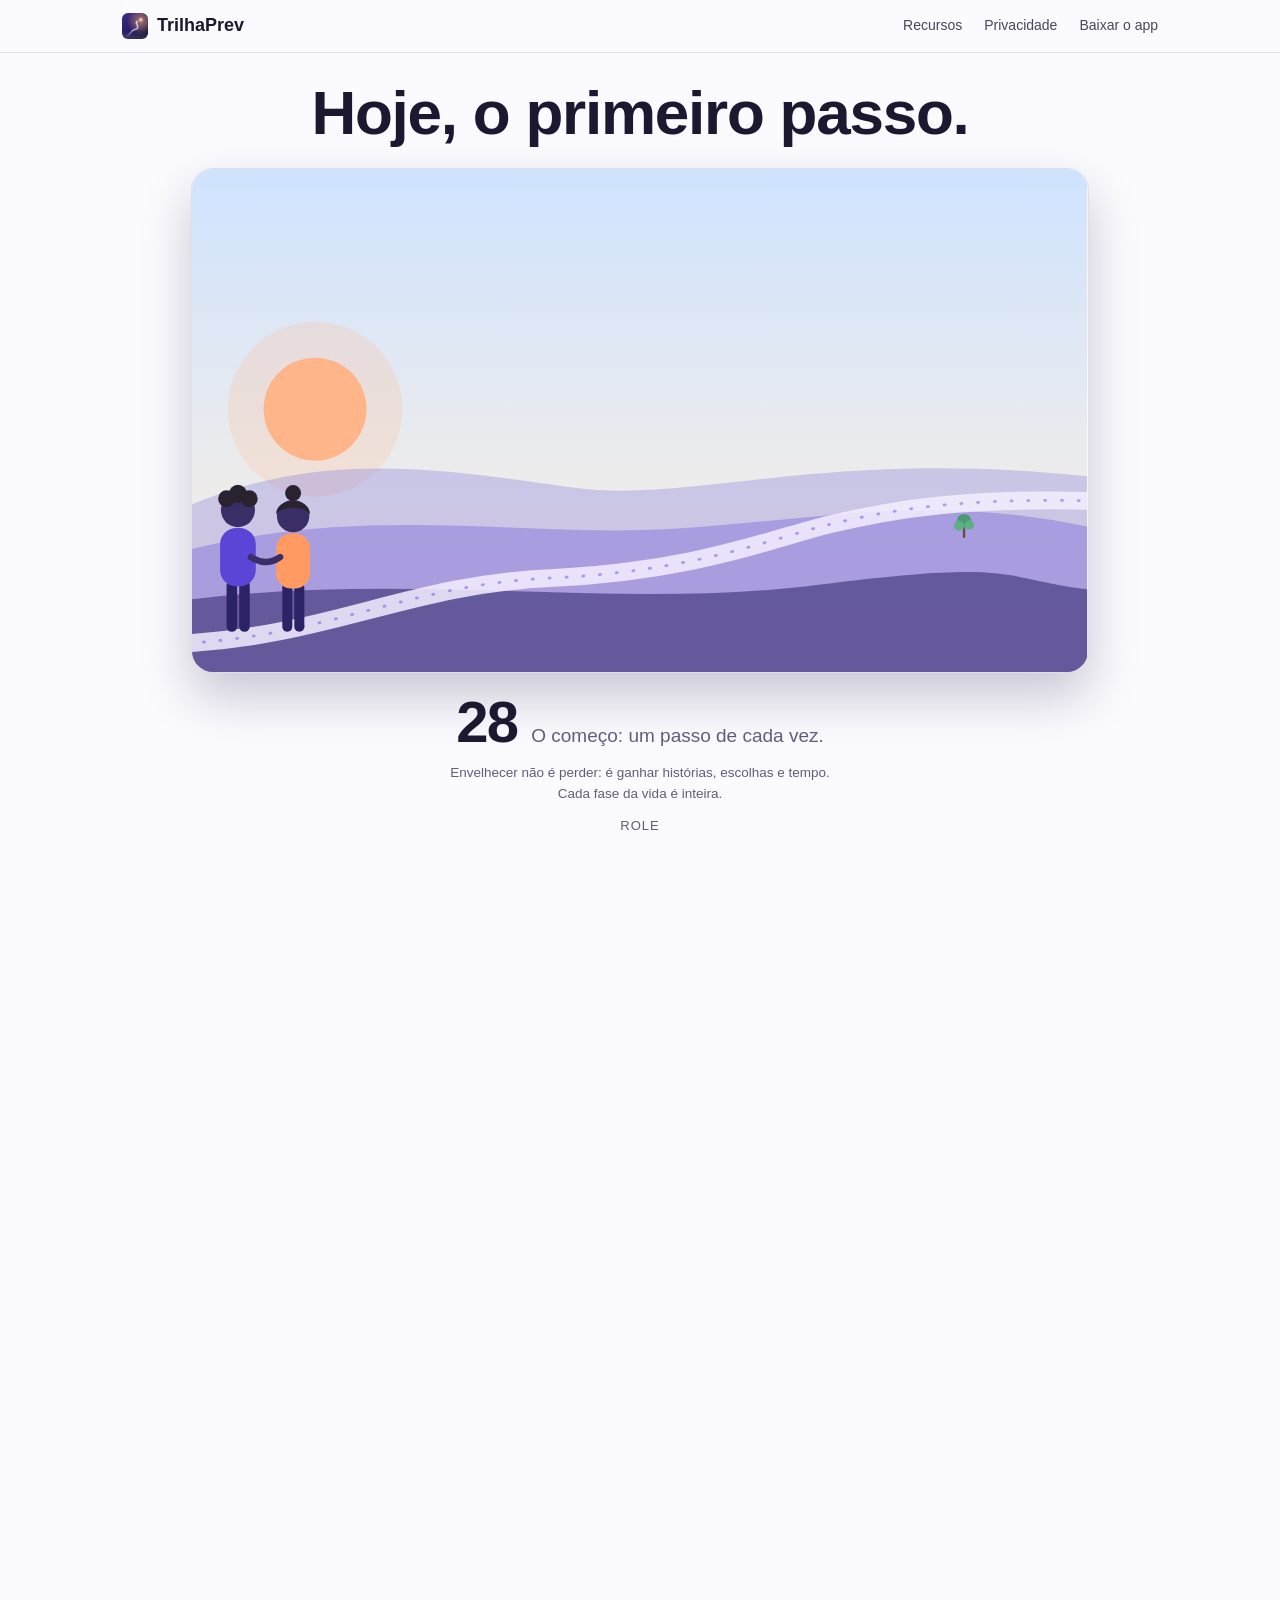
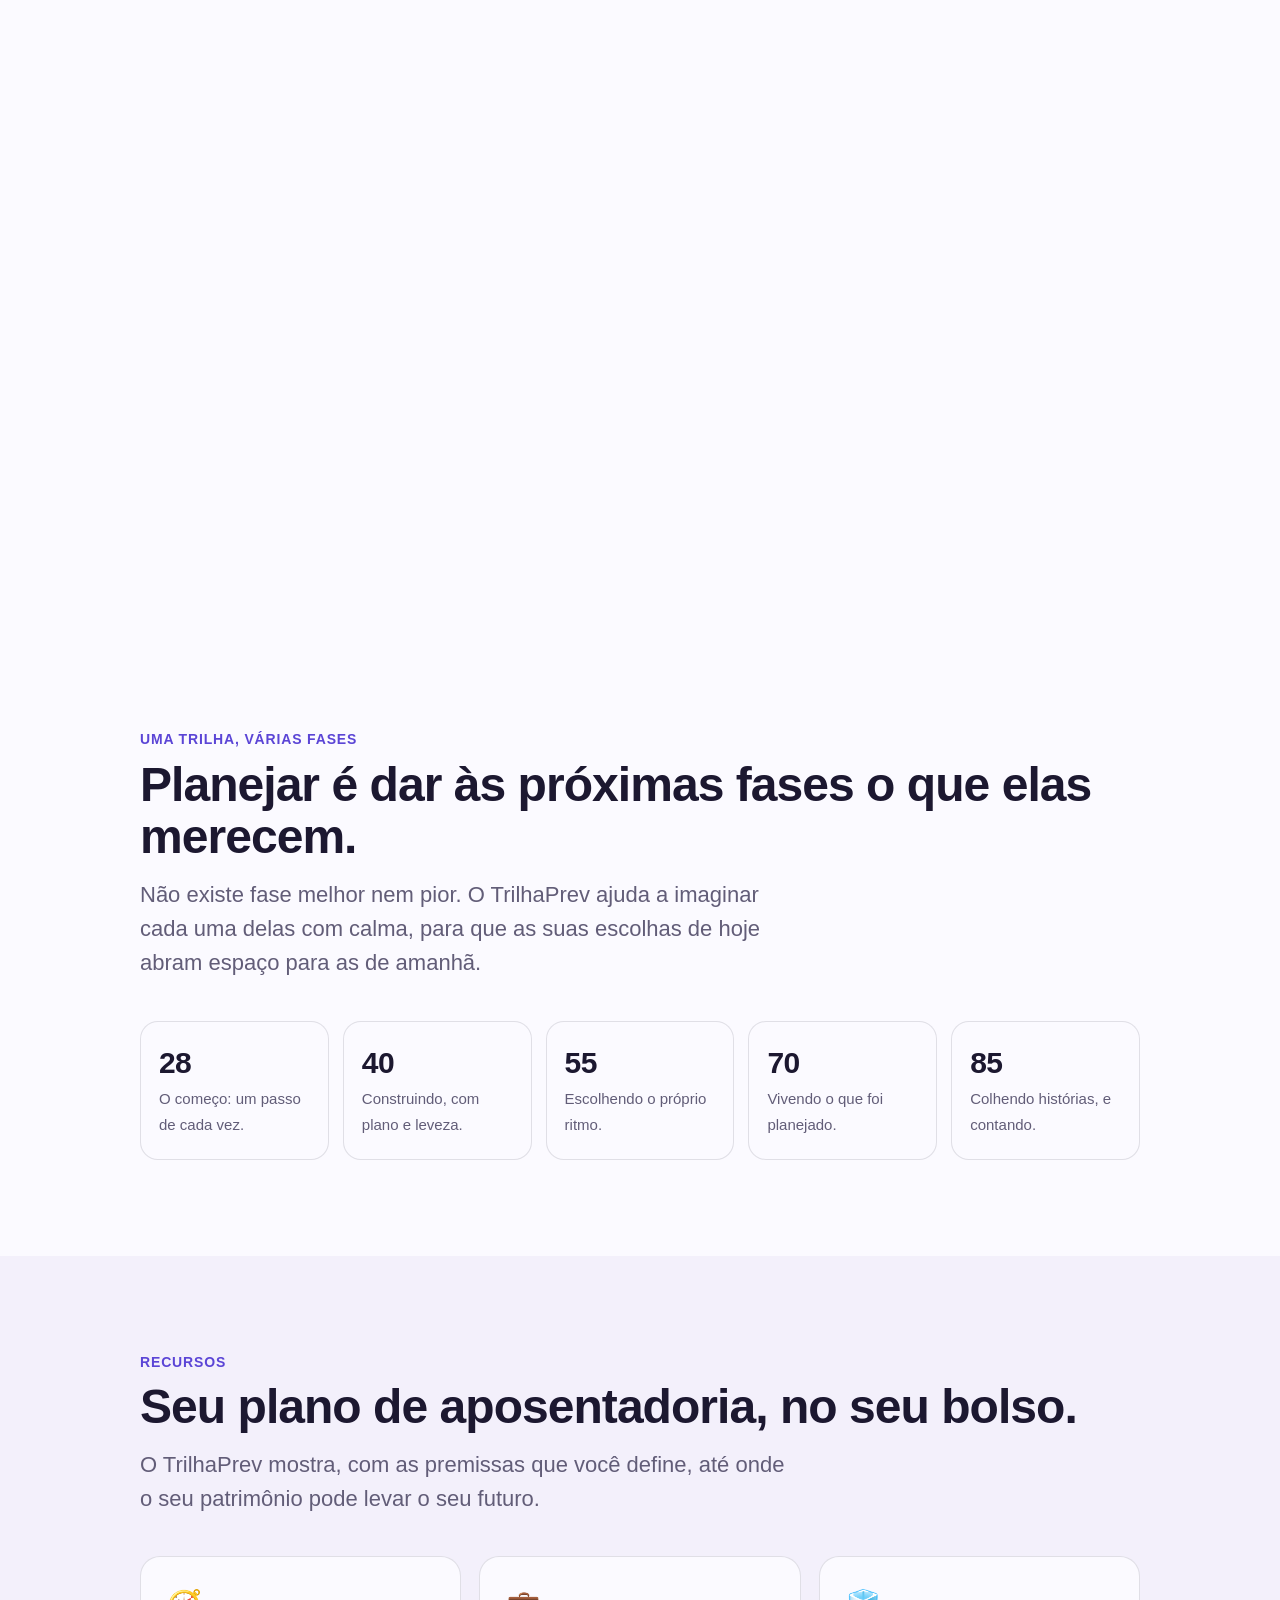
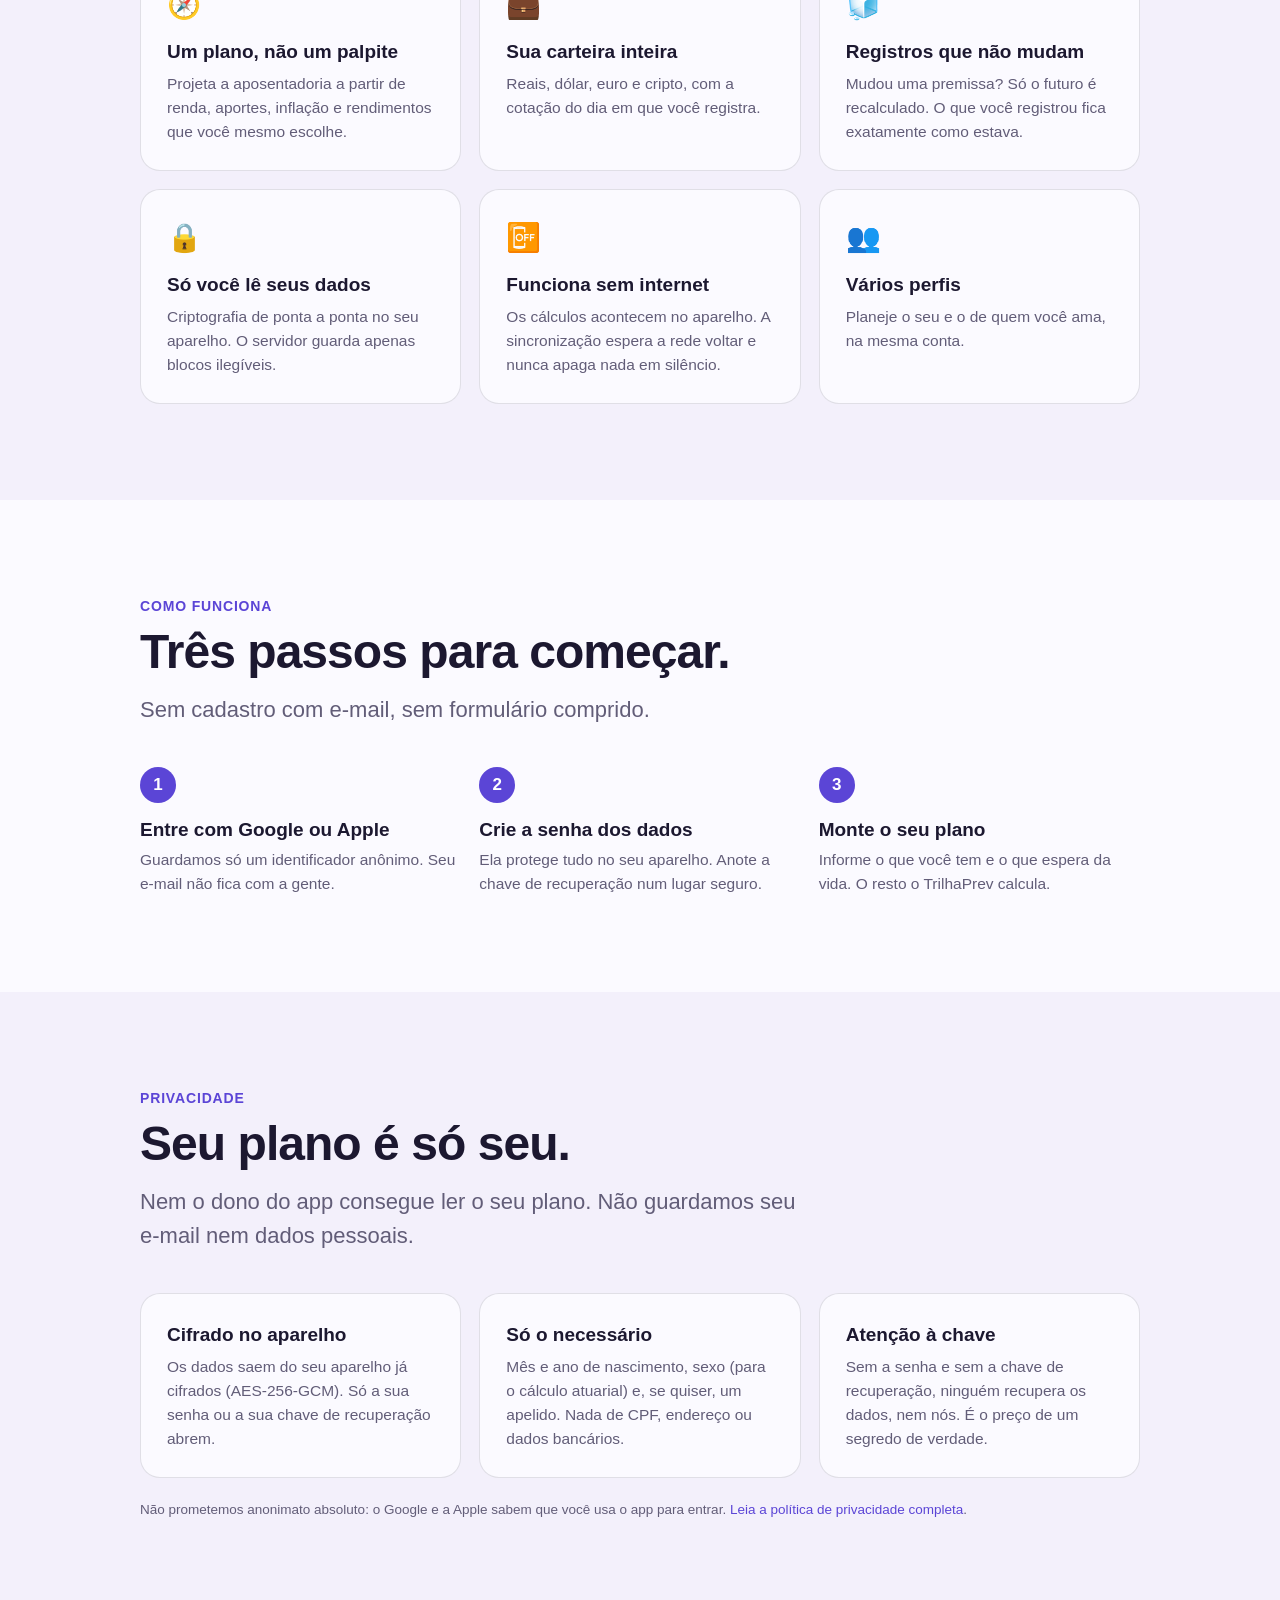
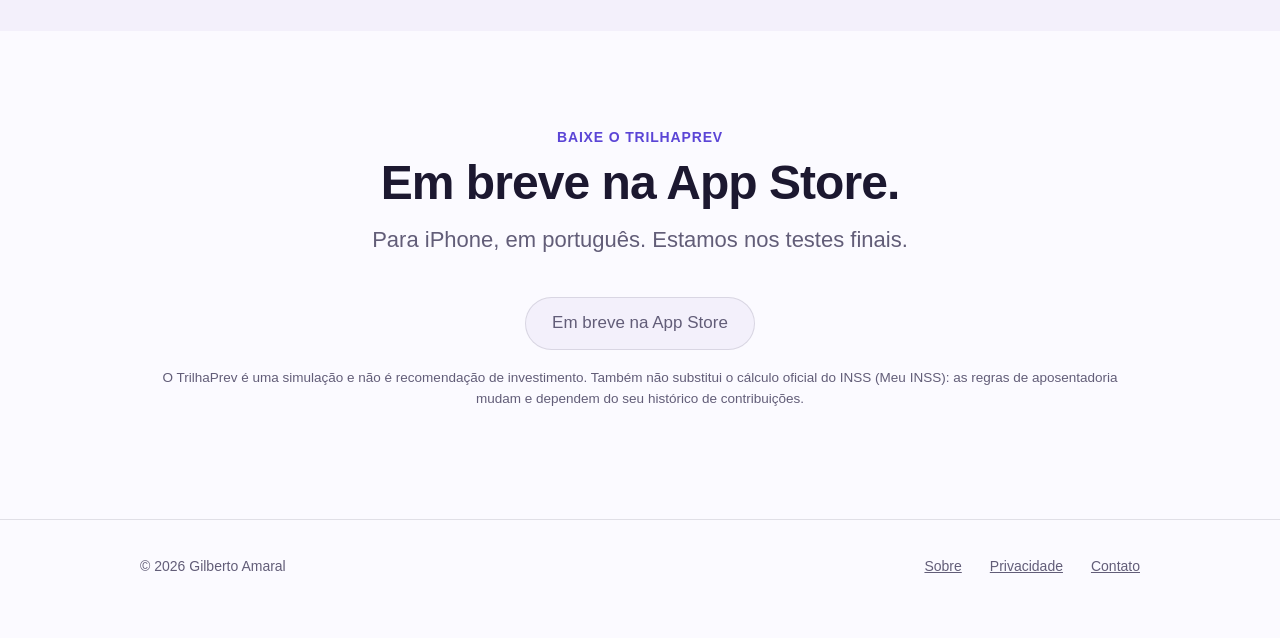
<file: index.html>
<!doctype html>
<html lang="pt-BR">
<head>
<meta charset="utf-8">
<meta name="viewport" content="width=device-width, initial-scale=1">
<title>TrilhaPrev – Simulador de aposentadoria com seus dados só seus</title>
<meta name="description" content="O TrilhaPrev simula a sua aposentadoria no iPhone: carteira, FGTS, renda e premissas. Os cálculos acontecem no seu aparelho e os dados são cifrados de ponta a ponta.">
<link rel="canonical" href="https://trilhaprev.werker.com.br/">
<link rel="icon" type="image/png" sizes="32x32" href="favicon-32.png">
<link rel="apple-touch-icon" href="apple-touch-icon.png">
<meta name="theme-color" content="#14102e">
<meta property="og:type" content="website">
<meta property="og:title" content="TrilhaPrev – Simulador de aposentadoria com seus dados só seus">
<meta property="og:description" content="Planeje a aposentadoria no seu ritmo. Cálculos no seu aparelho, dados cifrados de ponta a ponta.">
<meta property="og:url" content="https://trilhaprev.werker.com.br/">
<meta property="og:image" content="https://trilhaprev.werker.com.br/icon.png">
<meta name="twitter:card" content="summary">
<link rel="stylesheet" href="assets/style.css">
<script type="application/ld+json">
{"@context":"https://schema.org","@type":"SoftwareApplication","name":"TrilhaPrev","applicationCategory":"FinanceApplication","operatingSystem":"iOS","description":"Simulador de aposentadoria para iPhone: carteira, FGTS, renda e premissas, com cálculos no aparelho e dados cifrados de ponta a ponta.","inLanguage":"pt-BR","url":"https://trilhaprev.werker.com.br/","author":{"@type":"Person","name":"Gilberto Amaral"},"offers":{"@type":"Offer","price":"0","priceCurrency":"BRL"}}
</script>
</head>
<body>
<a class="skip" href="#features">Ir para o conteúdo</a>

<header class="topbar"><div class="in">
  <a class="brand" href="./"><img src="icon.png" alt="" width="26" height="26">TrilhaPrev</a>
  <nav aria-label="Principal">
    <a class="hide-sm" href="#features">Recursos</a>
    <a class="hide-sm" href="#privacy">Privacidade</a>
    <a href="#get">Baixar o app</a>
  </nav>
</div></header>

<main>
<section class="scene" id="scene" aria-label="Uma trilha que atravessa a vida: um casal caminha de mãos dadas e a cena passa dos 28 aos 85 anos">
  <div class="sticky">
    <h1 class="lines"><span class="a">Hoje, o primeiro passo.</span><span class="b">Amanhã, <em>liberdade para escolher.</em></span></h1>

    <div class="stage" role="img" aria-label="Duas figuras estilizadas caminham de mãos dadas por uma trilha que sobe em direção ao horizonte. Ao longo da trilha o dia avança, uma árvore cresce e uma casa surge. Elas seguem em pé, ativas e juntas; só o cabelo vai ficando prateado.">
      <svg viewBox="0 0 800 450" preserveAspectRatio="xMidYMid slice" aria-hidden="true" focusable="false">
        <defs>
          <linearGradient id="sky" x1="0" y1="0" x2="0" y2="1">
            <stop offset="0" style="stop-color: var(--sky1)"/>
            <stop offset="1" style="stop-color: var(--sky2)"/>
          </linearGradient>
        </defs>
        <rect width="800" height="450" fill="url(#sky)"/>
        <g id="stars" fill="#fff" opacity="0">
          <circle cx="90" cy="60" r="1.8"/><circle cx="210" cy="110" r="1.4"/><circle cx="330" cy="48" r="1.8"/>
          <circle cx="470" cy="92" r="1.4"/><circle cx="560" cy="40" r="1.6"/><circle cx="660" cy="120" r="1.4"/><circle cx="740" cy="64" r="1.8"/>
        </g>
        <circle id="sun" cx="140" cy="150" r="46" fill="#ffb48a"/>
        <circle id="halo" cx="140" cy="150" r="78" fill="#ffb48a" opacity=".22"/>
        <path d="M0 300 C 120 250, 230 270, 340 285 S 560 250, 800 275 L800 450 L0 450Z" fill="#8f86d9" opacity=".38"/>
        <path d="M0 340 C 160 300, 300 330, 430 322 S 660 290, 800 320 L800 450 L0 450Z" fill="#5b45d6" opacity=".32"/>
        <path d="M0 385 C 200 360, 380 395, 560 372 S 720 366, 800 376 L800 450 L0 450Z" fill="#2c2266" opacity=".55"/>

        <!-- a trilha -->
        <path id="trail" d="M-20 425 C 120 420, 190 372, 320 366 S 520 330, 570 318 S 690 292, 830 298" fill="none" stroke="#f5efff" stroke-opacity=".85" stroke-width="16" stroke-linecap="round"/>
        <path d="M-20 425 C 120 420, 190 372, 320 366 S 520 330, 570 318 S 690 292, 830 298" fill="none" stroke="#5b45d6" stroke-opacity=".45" stroke-width="2.5" stroke-linecap="round" stroke-dasharray="1 14"/>

        <!-- a casa e a árvore: o que vai surgindo no caminho -->
        <g id="house" opacity="0" transform="translate(110 318)">
          <rect x="-26" y="-34" width="52" height="34" rx="3" fill="#fff4e6"/>
          <path d="M-32 -32 L0 -58 L32 -32Z" fill="#ff9a62"/>
          <rect x="-6" y="-20" width="12" height="20" rx="2" fill="#5b45d6"/>
          <rect x="11" y="-26" width="9" height="9" rx="1.5" fill="#ffd9a8"/>
        </g>
        <g id="tree" transform="translate(690 330) scale(.15)">
          <rect x="-7" y="-70" width="14" height="70" rx="5" fill="#6b4a3a"/>
          <circle cx="0" cy="-98" r="44" fill="#4c9a73"/>
          <circle cx="-30" cy="-72" r="30" fill="#5eb084"/>
          <circle cx="32" cy="-76" r="28" fill="#5eb084"/>
        </g>
        <g id="flowers" opacity="0">
          <circle cx="250" cy="396" r="4" fill="#ff9a62"/><circle cx="272" cy="402" r="3.2" fill="#fff"/>
          <circle cx="420" cy="388" r="4" fill="#fff"/><circle cx="446" cy="392" r="3.4" fill="#ff9a62"/>
          <circle cx="620" cy="360" r="3.6" fill="#ff9a62"/><circle cx="648" cy="364" r="3.2" fill="#fff"/>
        </g>

        <!-- o casal: figuras estilizadas, de mãos dadas -->
        <g id="duo" transform="translate(40 420)">
          <g class="fig" transform="translate(-17 0)">
            <rect class="legA" x="-7" y="-32" width="6.5" height="32" rx="3.2" fill="#2c2266"/>
            <rect class="legB" x="0.8" y="-32" width="6.5" height="32" rx="3.2" fill="#2c2266"/>
            <rect x="-11" y="-64" width="22" height="36" rx="10" fill="#5b45d6"/>
            <circle cx="0" cy="-75" r="10.5" fill="#3b2e66"/>
            <g style="fill: var(--hair)">
              <circle cx="-7" cy="-82" r="5.2"/><circle cx="0" cy="-85" r="5.6"/><circle cx="7" cy="-82" r="5.2"/>
            </g>
          </g>
          <g class="fig" transform="translate(17 0) scale(.95)">
            <rect class="legB" x="-7" y="-32" width="6.5" height="32" rx="3.2" fill="#2c2266"/>
            <rect class="legA" x="0.8" y="-32" width="6.5" height="32" rx="3.2" fill="#2c2266"/>
            <rect x="-11" y="-64" width="22" height="36" rx="10" fill="#ff9a62"/>
            <circle cx="0" cy="-75" r="10.5" fill="#3b2e66"/>
            <g style="fill: var(--hair)">
              <path d="M-11 -76 C -11 -88, 11 -88, 11 -76 C 8 -82, -8 -82, -11 -76Z"/>
              <circle cx="0" cy="-90" r="5.2"/>
            </g>
          </g>
          <path d="M -9 -46 Q 0 -40 9 -46" fill="none" stroke="#3b2e66" stroke-width="4" stroke-linecap="round"/>
        </g>
      </svg>
    </div>

    <div class="age" aria-live="off">
      <strong id="age">28</strong>
      <span id="phase">O começo: um passo de cada vez.</span>
    </div>
    <p class="respect">Envelhecer não é perder: é ganhar histórias, escolhas e tempo. Cada fase da vida é inteira.</p>
    <div class="scroll-hint" aria-hidden="true">Role</div>
  </div>
</section>

<section class="block" id="phases">
  <div class="wrap">
    <p class="eyebrow">Uma trilha, várias fases</p>
    <h2>Planejar é dar às próximas fases o que elas merecem.</h2>
    <p class="lead">Não existe fase melhor nem pior. O TrilhaPrev ajuda a imaginar cada uma delas com calma, para que as suas escolhas de hoje abram espaço para as de amanhã.</p>
    <ol class="phases">
      <li><b>28</b><span>O começo: um passo de cada vez.</span></li>
      <li><b>40</b><span>Construindo, com plano e leveza.</span></li>
      <li><b>55</b><span>Escolhendo o próprio ritmo.</span></li>
      <li><b>70</b><span>Vivendo o que foi planejado.</span></li>
      <li><b>85</b><span>Colhendo histórias, e contando.</span></li>
    </ol>
  </div>
</section>

<section class="block alt" id="features">
  <div class="wrap">
    <p class="eyebrow">Recursos</p>
    <h2>Seu plano de aposentadoria, no seu bolso.</h2>
    <p class="lead">O TrilhaPrev mostra, com as premissas que você define, até onde o seu patrimônio pode levar o seu futuro.</p>
    <div class="grid">
      <div class="card"><span class="ico" aria-hidden="true">🧭</span><h3>Um plano, não um palpite</h3><p>Projeta a aposentadoria a partir de renda, aportes, inflação e rendimentos que você mesmo escolhe.</p></div>
      <div class="card"><span class="ico" aria-hidden="true">💼</span><h3>Sua carteira inteira</h3><p>Reais, dólar, euro e cripto, com a cotação do dia em que você registra.</p></div>
      <div class="card"><span class="ico" aria-hidden="true">🧊</span><h3>Registros que não mudam</h3><p>Mudou uma premissa? Só o futuro é recalculado. O que você registrou fica exatamente como estava.</p></div>
      <div class="card"><span class="ico" aria-hidden="true">🔒</span><h3>Só você lê seus dados</h3><p>Criptografia de ponta a ponta no seu aparelho. O servidor guarda apenas blocos ilegíveis.</p></div>
      <div class="card"><span class="ico" aria-hidden="true">📴</span><h3>Funciona sem internet</h3><p>Os cálculos acontecem no aparelho. A sincronização espera a rede voltar e nunca apaga nada em silêncio.</p></div>
      <div class="card"><span class="ico" aria-hidden="true">👥</span><h3>Vários perfis</h3><p>Planeje o seu e o de quem você ama, na mesma conta.</p></div>
    </div>
  </div>
</section>

<section class="block" id="how">
  <div class="wrap">
    <p class="eyebrow">Como funciona</p>
    <h2>Três passos para começar.</h2>
    <p class="lead">Sem cadastro com e-mail, sem formulário comprido.</p>
    <div class="steps">
      <div class="step"><h3>Entre com Google ou Apple</h3><p>Guardamos só um identificador anônimo. Seu e-mail não fica com a gente.</p></div>
      <div class="step"><h3>Crie a senha dos dados</h3><p>Ela protege tudo no seu aparelho. Anote a chave de recuperação num lugar seguro.</p></div>
      <div class="step"><h3>Monte o seu plano</h3><p>Informe o que você tem e o que espera da vida. O resto o TrilhaPrev calcula.</p></div>
    </div>
  </div>
</section>

<section class="block alt" id="privacy">
  <div class="wrap">
    <p class="eyebrow">Privacidade</p>
    <h2>Seu plano é só seu.</h2>
    <p class="lead">Nem o dono do app consegue ler o seu plano. Não guardamos seu e-mail nem dados pessoais.</p>
    <div class="grid">
      <div class="card"><h3>Cifrado no aparelho</h3><p>Os dados saem do seu aparelho já cifrados (AES-256-GCM). Só a sua senha ou a sua chave de recuperação abrem.</p></div>
      <div class="card"><h3>Só o necessário</h3><p>Mês e ano de nascimento, sexo (para o cálculo atuarial) e, se quiser, um apelido. Nada de CPF, endereço ou dados bancários.</p></div>
      <div class="card"><h3>Atenção à chave</h3><p>Sem a senha e sem a chave de recuperação, ninguém recupera os dados, nem nós. É o preço de um segredo de verdade.</p></div>
    </div>
    <p class="small" style="margin-top:22px">Não prometemos anonimato absoluto: o Google e a Apple sabem que você usa o app para entrar. <a href="privacy.html">Leia a política de privacidade completa</a>.</p>
  </div>
</section>

<section class="block cta" id="get">
  <div class="wrap">
    <p class="eyebrow">Baixe o TrilhaPrev</p>
    <h2>Em breve na App Store.</h2>
    <p class="lead" style="margin-left:auto;margin-right:auto">Para iPhone, em português. Estamos nos testes finais.</p>
    <div class="row">
      <span class="btn soon" role="note">Em breve na App Store</span>
    </div>
    <p class="small" style="margin-top:18px">O TrilhaPrev é uma simulação e não é recomendação de investimento. Também não substitui o cálculo oficial do INSS (Meu INSS): as regras de aposentadoria mudam e dependem do seu histórico de contribuições.</p>
  </div>
</section>
</main>

<footer><div class="wrap">
  <span class="grow">© 2026 Gilberto Amaral</span>
  <a href="about.html">Sobre</a>
  <a href="privacy.html">Privacidade</a>
  <a href="mailto:contato@amaral.pro">Contato</a>
</div></footer>

<script src="assets/scene.js" defer></script>
</body>
</html>
</file>
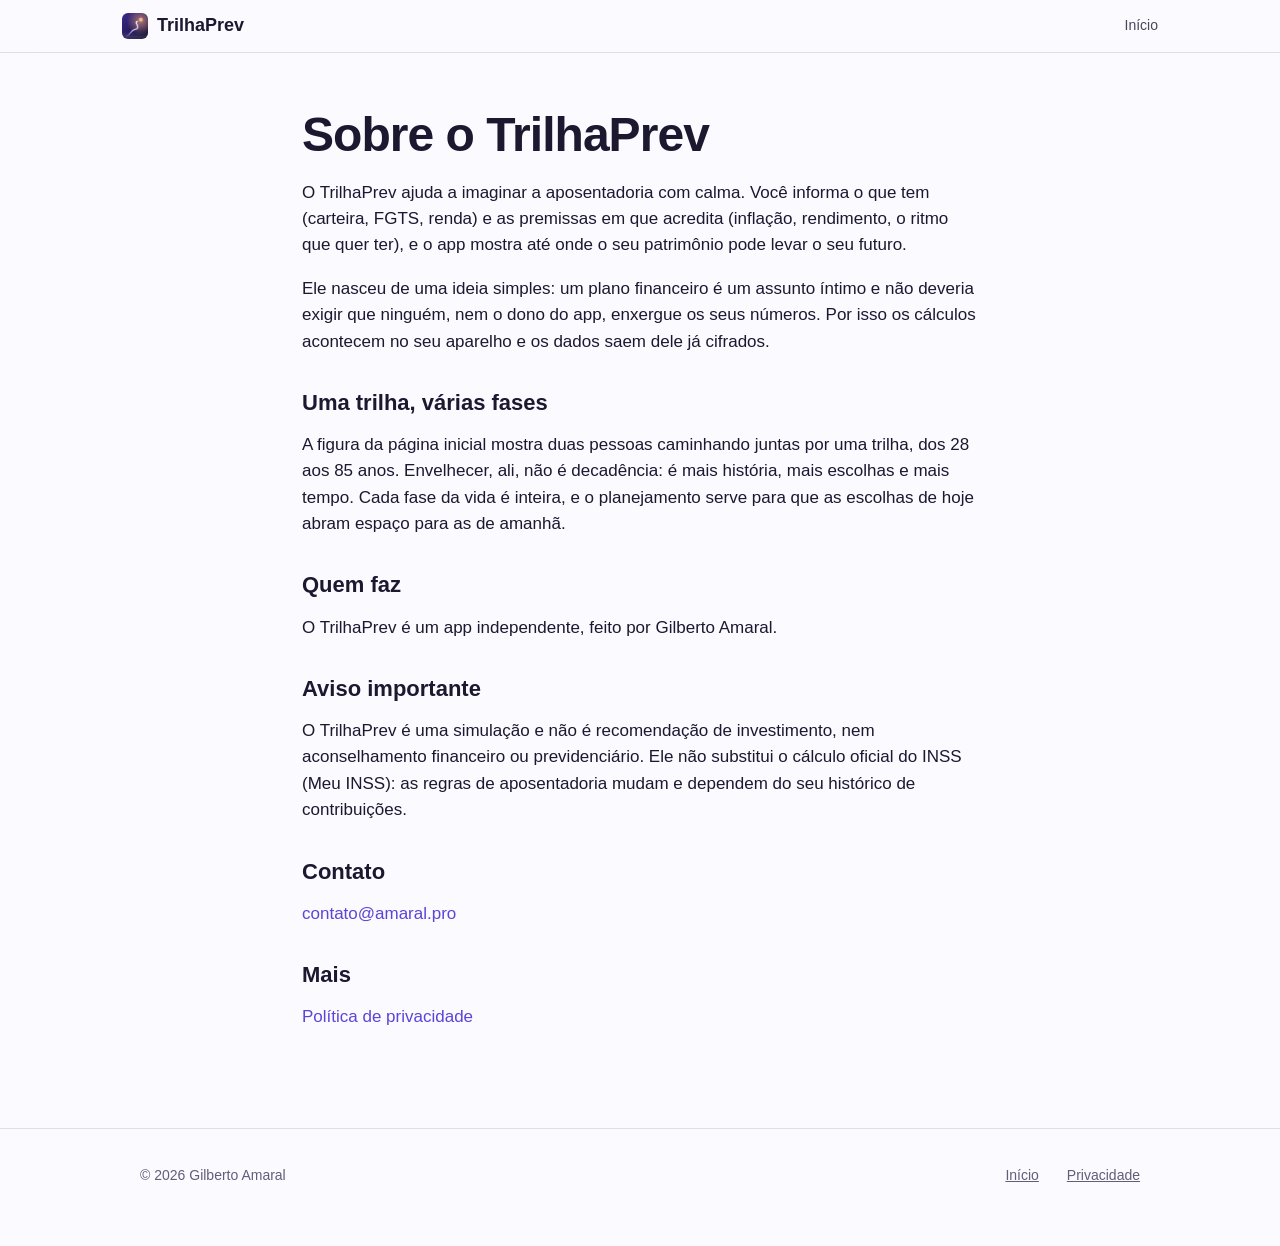
<file: about.html>
<!doctype html>
<html lang="pt-BR">
<head>
<meta charset="utf-8">
<meta name="viewport" content="width=device-width, initial-scale=1">
<title>Sobre o TrilhaPrev – Simulador de aposentadoria para iPhone</title>
<meta name="description" content="Sobre o TrilhaPrev, um simulador de aposentadoria para iPhone com cálculos no aparelho e dados cifrados de ponta a ponta, e sobre quem o desenvolve.">
<link rel="canonical" href="https://trilhaprev.werker.com.br/about.html">
<link rel="icon" type="image/png" sizes="32x32" href="favicon-32.png">
<link rel="apple-touch-icon" href="apple-touch-icon.png">
<link rel="stylesheet" href="assets/style.css">
</head>
<body>
<header class="topbar"><div class="in">
  <a class="brand" href="./"><img src="icon.png" alt="" width="26" height="26">TrilhaPrev</a>
  <nav aria-label="Principal"><a href="./">Início</a></nav>
</div></header>
<main class="page">
  <h1>Sobre o TrilhaPrev</h1>
  <p>O TrilhaPrev ajuda a imaginar a aposentadoria com calma. Você informa o que tem (carteira, FGTS, renda) e as premissas em que acredita (inflação, rendimento, o ritmo que quer ter), e o app mostra até onde o seu patrimônio pode levar o seu futuro.</p>
  <p>Ele nasceu de uma ideia simples: um plano financeiro é um assunto íntimo e não deveria exigir que ninguém, nem o dono do app, enxergue os seus números. Por isso os cálculos acontecem no seu aparelho e os dados saem dele já cifrados.</p>
  <h2>Uma trilha, várias fases</h2>
  <p>A figura da página inicial mostra duas pessoas caminhando juntas por uma trilha, dos 28 aos 85 anos. Envelhecer, ali, não é decadência: é mais história, mais escolhas e mais tempo. Cada fase da vida é inteira, e o planejamento serve para que as escolhas de hoje abram espaço para as de amanhã.</p>
  <h2>Quem faz</h2>
  <p>O TrilhaPrev é um app independente, feito por Gilberto Amaral.</p>
  <h2>Aviso importante</h2>
  <p>O TrilhaPrev é uma simulação e não é recomendação de investimento, nem aconselhamento financeiro ou previdenciário. Ele não substitui o cálculo oficial do INSS (Meu INSS): as regras de aposentadoria mudam e dependem do seu histórico de contribuições.</p>
  <h2>Contato</h2>
  <p><a href="mailto:contato@amaral.pro">contato@amaral.pro</a></p>
  <h2>Mais</h2>
  <p><a href="privacy.html">Política de privacidade</a></p>
</main>
<footer><div class="wrap"><span class="grow">© 2026 Gilberto Amaral</span><a href="./">Início</a><a href="privacy.html">Privacidade</a></div></footer>
</body>
</html>
</file>
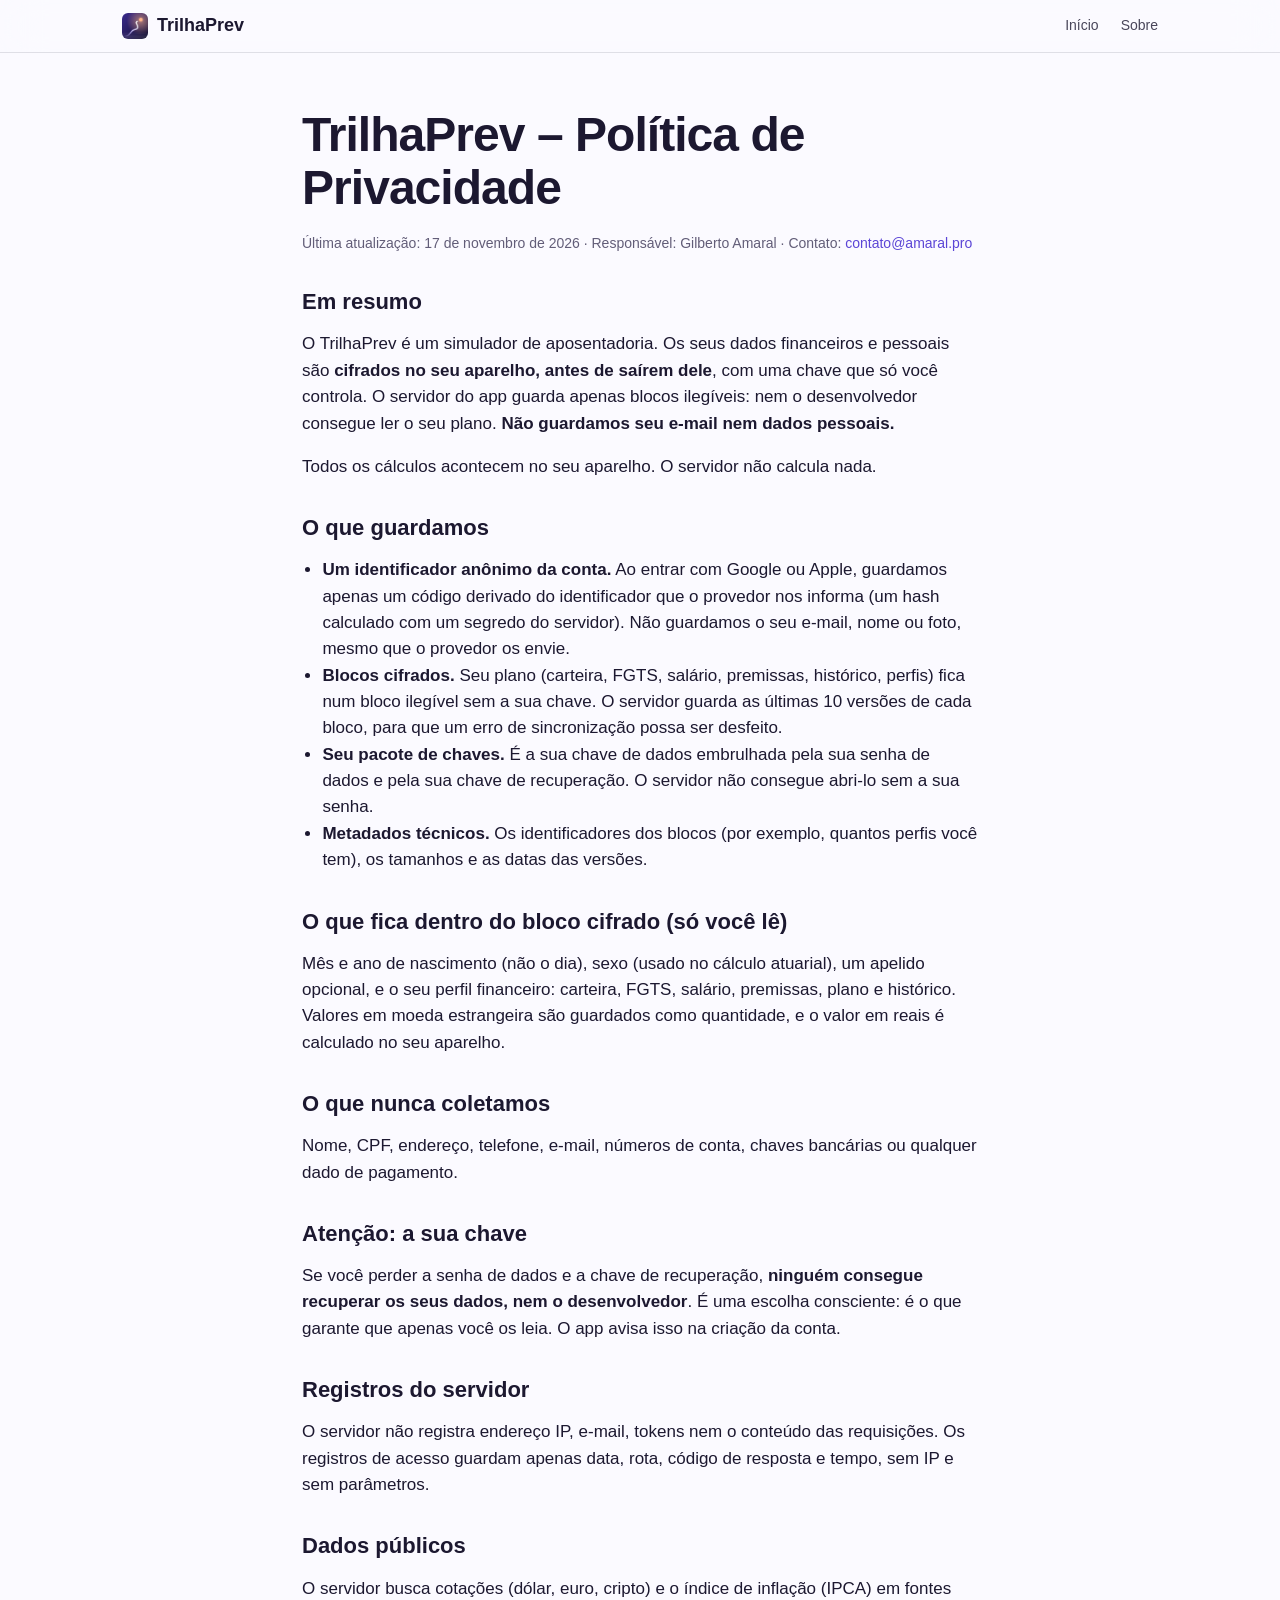
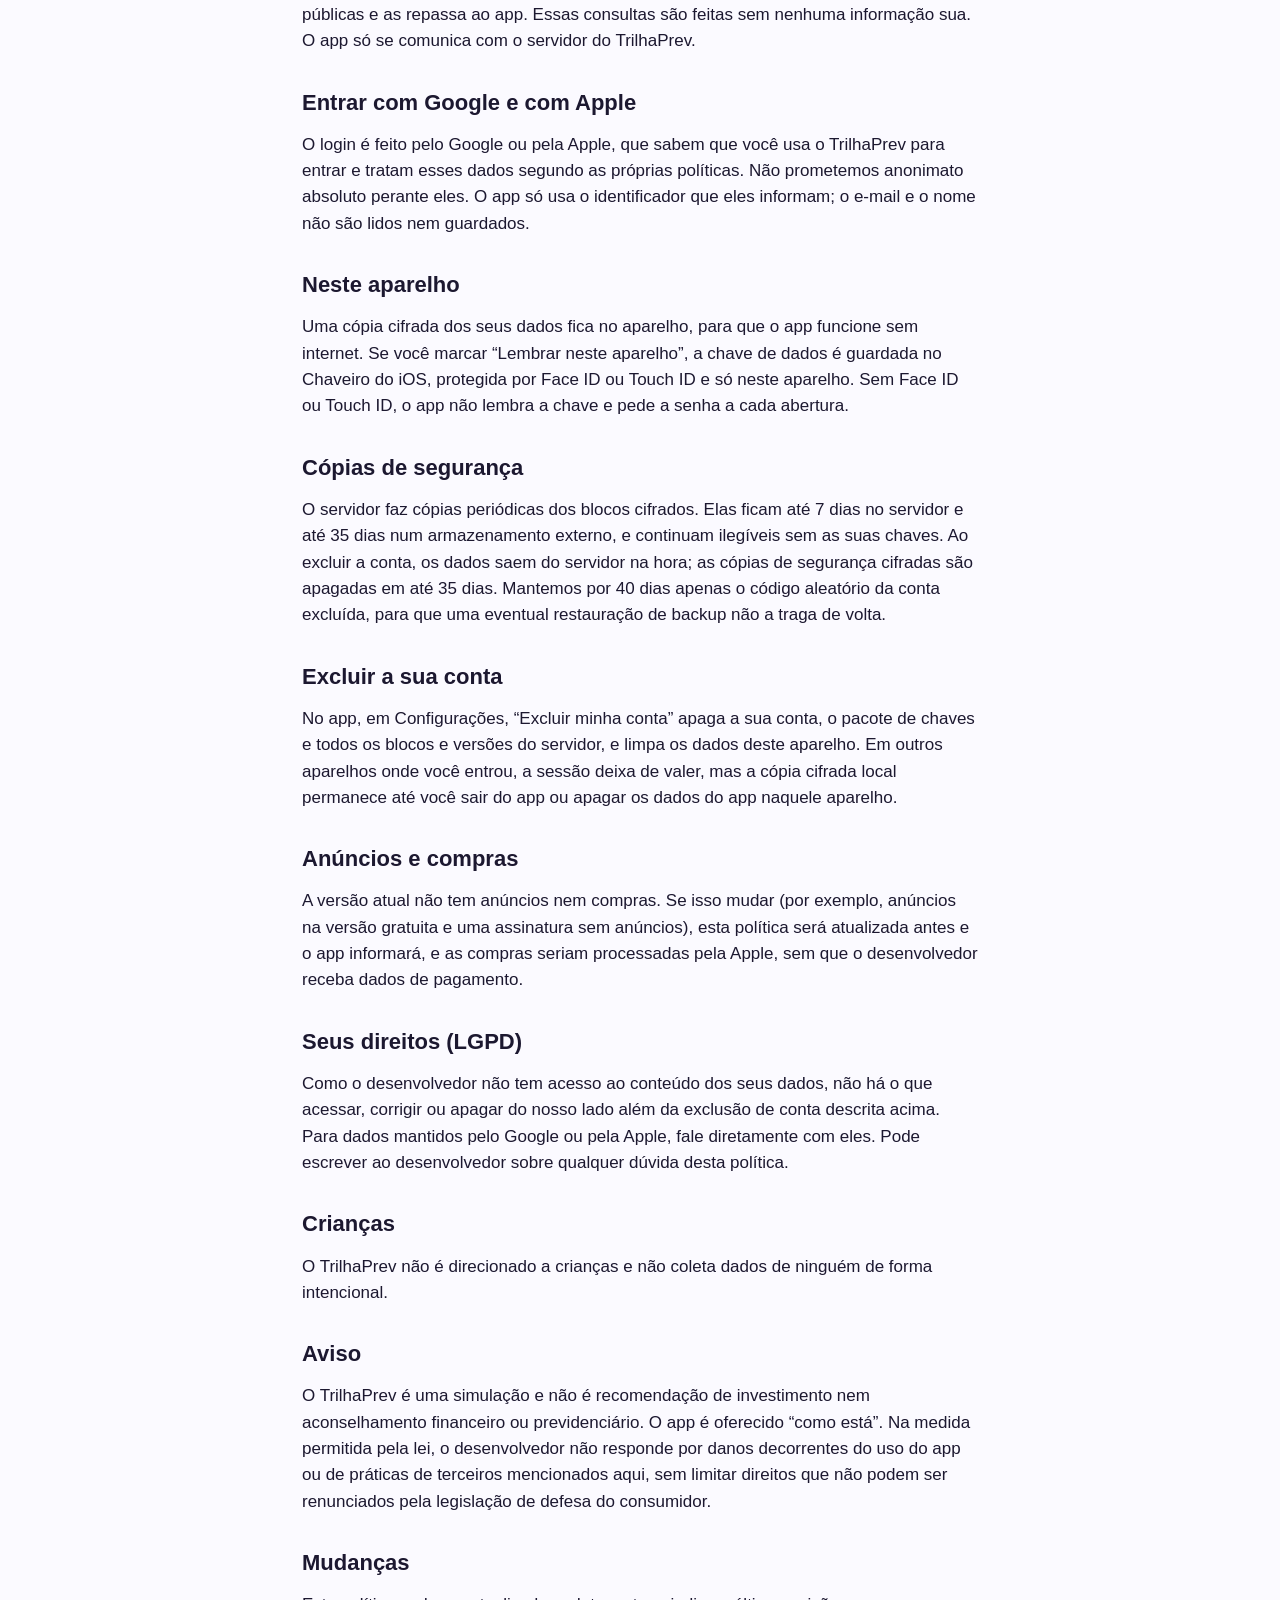
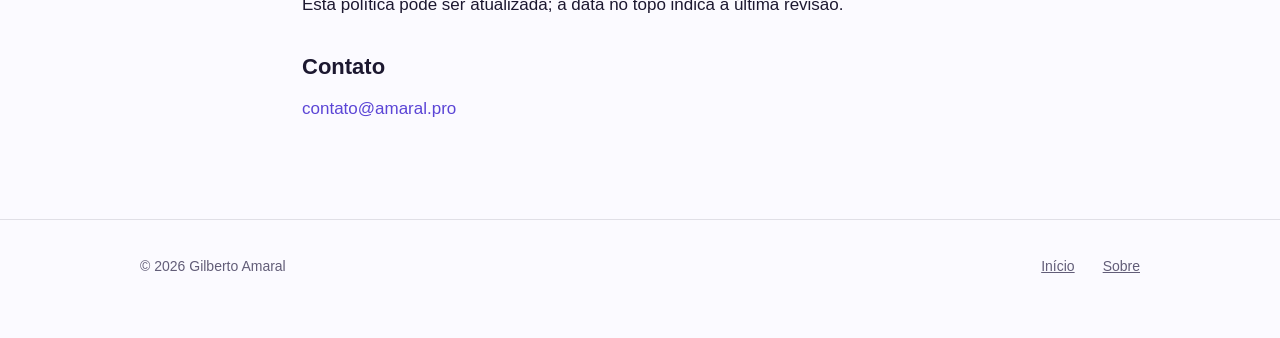
<file: privacy.html>
<!doctype html>
<html lang="pt-BR">
<head>
<meta charset="utf-8">
<meta name="viewport" content="width=device-width, initial-scale=1">
<title>TrilhaPrev – Política de Privacidade</title>
<meta name="description" content="Política de privacidade do TrilhaPrev: o que o app guarda, o que nunca guarda, como os dados são cifrados e como excluir a sua conta.">
<link rel="canonical" href="https://trilhaprev.werker.com.br/privacy.html">
<link rel="icon" type="image/png" sizes="32x32" href="favicon-32.png">
<link rel="apple-touch-icon" href="apple-touch-icon.png">
<link rel="stylesheet" href="assets/style.css">
</head>
<body>
<header class="topbar"><div class="in">
  <a class="brand" href="./"><img src="icon.png" alt="" width="26" height="26">TrilhaPrev</a>
  <nav aria-label="Principal"><a href="./">Início</a><a href="about.html">Sobre</a></nav>
</div></header>
<main class="page">
  <h1>TrilhaPrev – Política de Privacidade</h1>
  <p class="meta">Última atualização: 17 de novembro de 2026 · Responsável: Gilberto Amaral · Contato: <a href="mailto:contato@amaral.pro">contato@amaral.pro</a></p>

  <h2>Em resumo</h2>
  <p>O TrilhaPrev é um simulador de aposentadoria. Os seus dados financeiros e pessoais são <strong>cifrados no seu aparelho, antes de saírem dele</strong>, com uma chave que só você controla. O servidor do app guarda apenas blocos ilegíveis: nem o desenvolvedor consegue ler o seu plano. <strong>Não guardamos seu e-mail nem dados pessoais.</strong></p>
  <p>Todos os cálculos acontecem no seu aparelho. O servidor não calcula nada.</p>

  <h2>O que guardamos</h2>
  <ul>
    <li><strong>Um identificador anônimo da conta.</strong> Ao entrar com Google ou Apple, guardamos apenas um código derivado do identificador que o provedor nos informa (um hash calculado com um segredo do servidor). Não guardamos o seu e-mail, nome ou foto, mesmo que o provedor os envie.</li>
    <li><strong>Blocos cifrados.</strong> Seu plano (carteira, FGTS, salário, premissas, histórico, perfis) fica num bloco ilegível sem a sua chave. O servidor guarda as últimas 10 versões de cada bloco, para que um erro de sincronização possa ser desfeito.</li>
    <li><strong>Seu pacote de chaves.</strong> É a sua chave de dados embrulhada pela sua senha de dados e pela sua chave de recuperação. O servidor não consegue abri-lo sem a sua senha.</li>
    <li><strong>Metadados técnicos.</strong> Os identificadores dos blocos (por exemplo, quantos perfis você tem), os tamanhos e as datas das versões.</li>
  </ul>

  <h2>O que fica dentro do bloco cifrado (só você lê)</h2>
  <p>Mês e ano de nascimento (não o dia), sexo (usado no cálculo atuarial), um apelido opcional, e o seu perfil financeiro: carteira, FGTS, salário, premissas, plano e histórico. Valores em moeda estrangeira são guardados como quantidade, e o valor em reais é calculado no seu aparelho.</p>

  <h2>O que nunca coletamos</h2>
  <p>Nome, CPF, endereço, telefone, e-mail, números de conta, chaves bancárias ou qualquer dado de pagamento.</p>

  <h2>Atenção: a sua chave</h2>
  <p>Se você perder a senha de dados e a chave de recuperação, <strong>ninguém consegue recuperar os seus dados, nem o desenvolvedor</strong>. É uma escolha consciente: é o que garante que apenas você os leia. O app avisa isso na criação da conta.</p>

  <h2>Registros do servidor</h2>
  <p>O servidor não registra endereço IP, e-mail, tokens nem o conteúdo das requisições. Os registros de acesso guardam apenas data, rota, código de resposta e tempo, sem IP e sem parâmetros.</p>

  <h2>Dados públicos</h2>
  <p>O servidor busca cotações (dólar, euro, cripto) e o índice de inflação (IPCA) em fontes públicas e as repassa ao app. Essas consultas são feitas sem nenhuma informação sua. O app só se comunica com o servidor do TrilhaPrev.</p>

  <h2>Entrar com Google e com Apple</h2>
  <p>O login é feito pelo Google ou pela Apple, que sabem que você usa o TrilhaPrev para entrar e tratam esses dados segundo as próprias políticas. Não prometemos anonimato absoluto perante eles. O app só usa o identificador que eles informam; o e-mail e o nome não são lidos nem guardados.</p>

  <h2>Neste aparelho</h2>
  <p>Uma cópia cifrada dos seus dados fica no aparelho, para que o app funcione sem internet. Se você marcar “Lembrar neste aparelho”, a chave de dados é guardada no Chaveiro do iOS, protegida por Face ID ou Touch ID e só neste aparelho. Sem Face ID ou Touch ID, o app não lembra a chave e pede a senha a cada abertura.</p>

  <h2>Cópias de segurança</h2>
  <p>O servidor faz cópias periódicas dos blocos cifrados. Elas ficam até 7 dias no servidor e até 35 dias num armazenamento externo, e continuam ilegíveis sem as suas chaves. Ao excluir a conta, os dados saem do servidor na hora; as cópias de segurança cifradas são apagadas em até 35 dias. Mantemos por 40 dias apenas o código aleatório da conta excluída, para que uma eventual restauração de backup não a traga de volta.</p>

  <h2>Excluir a sua conta</h2>
  <p>No app, em Configurações, “Excluir minha conta” apaga a sua conta, o pacote de chaves e todos os blocos e versões do servidor, e limpa os dados deste aparelho. Em outros aparelhos onde você entrou, a sessão deixa de valer, mas a cópia cifrada local permanece até você sair do app ou apagar os dados do app naquele aparelho.</p>

  <h2>Anúncios e compras</h2>
  <p>A versão atual não tem anúncios nem compras. Se isso mudar (por exemplo, anúncios na versão gratuita e uma assinatura sem anúncios), esta política será atualizada antes e o app informará, e as compras seriam processadas pela Apple, sem que o desenvolvedor receba dados de pagamento.</p>

  <h2>Seus direitos (LGPD)</h2>
  <p>Como o desenvolvedor não tem acesso ao conteúdo dos seus dados, não há o que acessar, corrigir ou apagar do nosso lado além da exclusão de conta descrita acima. Para dados mantidos pelo Google ou pela Apple, fale diretamente com eles. Pode escrever ao desenvolvedor sobre qualquer dúvida desta política.</p>

  <h2>Crianças</h2>
  <p>O TrilhaPrev não é direcionado a crianças e não coleta dados de ninguém de forma intencional.</p>

  <h2>Aviso</h2>
  <p>O TrilhaPrev é uma simulação e não é recomendação de investimento nem aconselhamento financeiro ou previdenciário. O app é oferecido “como está”. Na medida permitida pela lei, o desenvolvedor não responde por danos decorrentes do uso do app ou de práticas de terceiros mencionados aqui, sem limitar direitos que não podem ser renunciados pela legislação de defesa do consumidor.</p>

  <h2>Mudanças</h2>
  <p>Esta política pode ser atualizada; a data no topo indica a última revisão.</p>

  <h2>Contato</h2>
  <p><a href="mailto:contato@amaral.pro">contato@amaral.pro</a></p>
</main>
<footer><div class="wrap"><span class="grow">© 2026 Gilberto Amaral</span><a href="./">Início</a><a href="about.html">Sobre</a></div></footer>
</body>
</html>
</file>
<file: assets/style.css>
:root {
  --bg: #fbfaff;
  --bg-alt: #f3f0fb;
  --text: #1c1830;
  --muted: #625d78;
  --accent: #5b45d6;
  --accent-dark: #4632b8;
  --sun: #ff9a62;
  --line: rgba(28, 24, 48, .12);
  --font: -apple-system, BlinkMacSystemFont, "SF Pro Display", "Helvetica Neue", Arial, sans-serif;
}
@media (prefers-color-scheme: dark) {
  :root { --bg: #0f0e14; --bg-alt: #181624; --text: #f4f2fb; --muted: #aaa5c0; --accent: #a592ff; --accent-dark: #c2b6ff; --line: rgba(255, 255, 255, .14); }
}
* { box-sizing: border-box; }
html { scroll-behavior: smooth; }
body { margin: 0; background: var(--bg); color: var(--text); font: 17px/1.55 var(--font); -webkit-font-smoothing: antialiased; }
a { color: var(--accent); text-decoration: none; }
a:hover { text-decoration: underline; }
a:focus-visible, .btn:focus-visible { outline: 3px solid var(--accent); outline-offset: 3px; border-radius: 6px; }
img { max-width: 100%; }
.skip { position: absolute; left: -999px; top: 8px; background: var(--accent); color: #fff; padding: 8px 14px; border-radius: 8px; z-index: 50; }
.skip:focus { left: 12px; }

/* top bar */
.topbar { position: sticky; top: 0; z-index: 20; backdrop-filter: saturate(180%) blur(20px); -webkit-backdrop-filter: saturate(180%) blur(20px); background: color-mix(in srgb, var(--bg) 82%, transparent); border-bottom: 1px solid var(--line); }
.topbar .in { max-width: 1080px; margin: 0 auto; padding: 0 22px; height: 52px; display: flex; align-items: center; gap: 26px; }
.brand { display: flex; align-items: center; gap: 9px; color: var(--text); font-weight: 600; font-size: 18px; }
.brand img { width: 26px; height: 26px; border-radius: 6px; }
.topbar nav { margin-left: auto; display: flex; gap: 22px; font-size: 14px; align-items: center; }
.topbar nav a { color: var(--text); opacity: .8; }
.topbar nav a:hover { opacity: 1; text-decoration: none; }
@media (max-width: 640px) { .topbar nav a.hide-sm { display: none; } .topbar .in { gap: 12px; } }

/* cena de rolagem */
.scene { --sky1: #cfe3ff; --sky2: #fff1e0; --hair: #2b2230; --hint-o: 1; --a-o: 1; --b-o: 0; position: relative; }
.scene .sticky { position: relative; min-height: 92vh; display: flex; flex-direction: column; align-items: center; padding: 40px 22px 24px; }
.scene.animated { height: 420vh; }
.scene.animated .sticky { position: sticky; top: 52px; height: calc(100vh - 52px); min-height: 0; padding-top: 3vh; overflow: hidden; }
.lines { display: grid; text-align: center; margin: 0 0 2.5vh; position: relative; z-index: 2; }
.lines span { grid-area: 1 / 1; font-size: clamp(30px, 5.4vw, 62px); line-height: 1.06; font-weight: 700; letter-spacing: -.02em; }
.lines .a { opacity: var(--a-o); }
.lines .b { opacity: var(--b-o); }
.lines .b em { font-style: normal; color: var(--accent); }
.stage { width: min(94vw, 56vh * 1.78); aspect-ratio: 16 / 9; flex: none; border-radius: 22px; overflow: hidden; box-shadow: 0 24px 50px rgba(28, 24, 48, .22); border: 1px solid var(--line); }
.stage svg { display: block; width: 100%; height: 100%; }
.age { display: flex; align-items: baseline; gap: 14px; margin-top: 2.2vh; text-align: left; }
.age strong { font-size: clamp(34px, 6vw, 58px); letter-spacing: -.03em; font-variant-numeric: tabular-nums; line-height: 1; }
.age span { color: var(--muted); font-size: clamp(15px, 1.9vw, 19px); max-width: 30ch; }
.respect { color: var(--muted); font-size: 13.5px; margin: 1.4vh 0 0; text-align: center; max-width: 52ch; }
.scroll-hint { opacity: var(--hint-o); margin-top: 1.2vh; color: var(--muted); font-size: 13px; letter-spacing: .08em; text-transform: uppercase; }
.scene:not(.animated) .scroll-hint { display: none; }

/* secoes */
section.block { padding: 96px 22px; }
section.alt { background: var(--bg-alt); }
.wrap { max-width: 1000px; margin: 0 auto; }
.eyebrow { color: var(--accent); font-weight: 600; font-size: 14px; letter-spacing: .06em; text-transform: uppercase; margin: 0 0 8px; }
h2 { font-size: clamp(28px, 4.6vw, 48px); line-height: 1.1; letter-spacing: -.02em; margin: 0 0 14px; }
.lead { color: var(--muted); font-size: clamp(18px, 2.2vw, 22px); max-width: 660px; margin: 0 0 40px; }
.grid { display: grid; grid-template-columns: repeat(auto-fit, minmax(270px, 1fr)); gap: 18px; }
.card { background: var(--bg); border: 1px solid var(--line); border-radius: 20px; padding: 26px; }
.card h3 { margin: 0 0 6px; font-size: 19px; }
.card p { margin: 0; color: var(--muted); font-size: 15.5px; }
.card .ico { font-size: 28px; margin-bottom: 10px; display: block; }
.steps { counter-reset: s; display: grid; gap: 18px; grid-template-columns: repeat(auto-fit, minmax(220px, 1fr)); }
.step { counter-increment: s; }
.step::before { content: counter(s); display: grid; place-items: center; width: 36px; height: 36px; border-radius: 50%; background: var(--accent); color: #fff; font-weight: 700; margin-bottom: 12px; }
.step h3 { margin: 0 0 4px; font-size: 19px; }
.step p { margin: 0; color: var(--muted); font-size: 15.5px; }
.phases { display: grid; gap: 14px; grid-template-columns: repeat(auto-fit, minmax(170px, 1fr)); margin: 0; padding: 0; list-style: none; }
.phases li { background: var(--bg); border: 1px solid var(--line); border-radius: 18px; padding: 18px 18px 20px; }
.phases b { display: block; font-size: 30px; letter-spacing: -.02em; }
.phases span { color: var(--muted); font-size: 15px; }

.btn { display: inline-block; padding: 12px 26px; border-radius: 980px; font-size: 17px; font-weight: 500; border: 1px solid transparent; }
.btn.primary { background: var(--accent); color: #fff; }
.btn.primary:hover { background: var(--accent-dark); text-decoration: none; }
.btn.ghost { border-color: var(--accent); color: var(--accent); }
.btn.soon { background: var(--bg-alt); color: var(--muted); border-color: var(--line); cursor: default; }
.btn.soon:hover { text-decoration: none; }
.cta { text-align: center; }
.cta .row { display: flex; flex-wrap: wrap; gap: 14px; justify-content: center; margin-top: 22px; }
.small { color: var(--muted); font-size: 13.5px; }

footer { border-top: 1px solid var(--line); padding: 36px 22px 60px; color: var(--muted); font-size: 14px; }
footer .wrap { display: flex; flex-wrap: wrap; gap: 14px 28px; align-items: center; }
footer a { color: var(--muted); text-decoration: underline; }
footer .grow { flex: 1; min-width: 200px; }

/* paginas simples */
.page { max-width: 720px; margin: 0 auto; padding: 56px 22px 80px; }
.page h1 { font-size: clamp(32px, 5vw, 48px); letter-spacing: -.02em; line-height: 1.1; margin: 0 0 18px; }
.page h2 { font-size: 22px; margin: 36px 0 8px; letter-spacing: 0; }
.page .meta { color: var(--muted); font-size: 14px; }
.page ul { padding-left: 1.2em; }

@media (prefers-reduced-motion: reduce) { html { scroll-behavior: auto; } }

/* passo do casal */
.legA, .legB { transform-box: fill-box; transform-origin: 50% 0; animation: step 1.1s ease-in-out infinite alternate; }
.legB { animation-direction: alternate-reverse; }
@keyframes step { from { transform: rotate(-14deg); } to { transform: rotate(14deg); } }
@media (prefers-reduced-motion: reduce) { .legA, .legB { animation: none; } }
</file>
